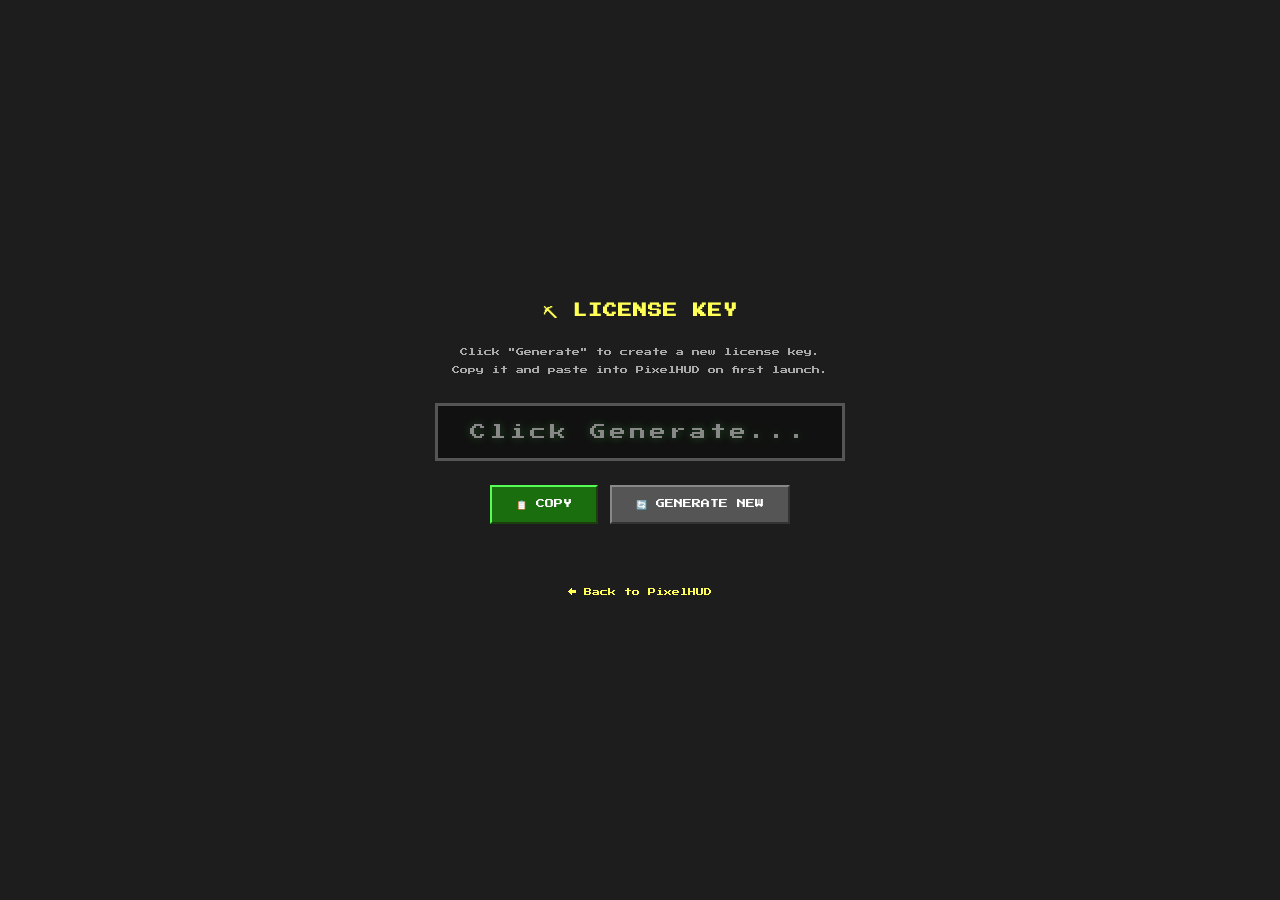
<file: keys.html>
<!DOCTYPE html>
<html lang="en">
<head>
  <meta charset="UTF-8" />
  <meta name="viewport" content="width=device-width, initial-scale=1.0" />
  <meta name="robots" content="noindex, nofollow" />
  <title>PixelHUD – Get License Key</title>
  <link href="https://fonts.googleapis.com/css2?family=Press+Start+2P&display=swap" rel="stylesheet" />
  <style>
    * { margin: 0; padding: 0; box-sizing: border-box; }
    body {
      background: #1D1D1D;
      color: #FFF;
      font-family: 'Press Start 2P', monospace;
      min-height: 100vh;
      display: flex;
      flex-direction: column;
      align-items: center;
      justify-content: center;
      padding: 32px;
      gap: 24px;
    }
    h1 { font-size: 14px; color: #FFFF55; letter-spacing: 1px; }
    p  { font-size: 8px; color: #AAA; text-align: center; line-height: 2.2; max-width: 500px; }
    .key-box {
      background: #111;
      border: 3px solid #55FF55;
      padding: 18px 32px;
      font-size: 16px;
      color: #55FF55;
      letter-spacing: 4px;
      text-align: center;
      min-width: 380px;
      text-shadow: 0 0 10px #55FF5544;
      user-select: all;
      cursor: text;
    }
    .key-box.loading { color: #888; border-color: #555; }
    .key-box.error   { color: #FF5555; border-color: #FF5555; font-size: 9px; letter-spacing: 1px; }
    button {
      background: #555;
      border: none;
      border-top: 2px solid #888;
      border-left: 2px solid #888;
      border-bottom: 2px solid #333;
      border-right: 2px solid #333;
      color: #FFF;
      font-family: 'Press Start 2P', monospace;
      font-size: 9px;
      padding: 12px 24px;
      cursor: pointer;
      transition: background 0.1s;
    }
    button:hover { background: #666; }
    button:active {
      border-top: 2px solid #333; border-left: 2px solid #333;
      border-bottom: 2px solid #888; border-right: 2px solid #888;
    }
    .btn-row { display: flex; gap: 12px; }
    .btn-copy { background: #1a6e0e; border-color: #55FF55 #1a3e0e #1a3e0e #55FF55; }
    .btn-copy:hover { background: #267c18; }
    .btn-new  { background: #555; }
    #status { font-size: 7px; color: #55FF55; min-height: 16px; }
    a { color: #FFFF55; text-decoration: none; font-size: 8px; }
    a:hover { text-decoration: underline; }
  </style>
</head>
<body>
  <h1>⛏ LICENSE KEY</h1>
  <p>Click "Generate" to create a new license key.<br>Copy it and paste into PixelHUD on first launch.</p>

  <div class="key-box loading" id="key-display">Click Generate...</div>

  <div class="btn-row">
    <button class="btn-copy" id="btn-copy" onclick="copyKey()">📋 COPY</button>
    <button class="btn-new" onclick="generateKey()">🔄 GENERATE NEW</button>
  </div>

  <div id="status"></div>
  <a href="/">← Back to PixelHUD</a>

<script>
const display = document.getElementById('key-display');
const status  = document.getElementById('status');
let currentKey = '';

async function generateKey() {
  display.className = 'key-box loading';
  display.textContent = 'Generating...';
  status.textContent = '';

  try {
    const res = await fetch('/api/generate-key', { method: 'POST' });
    const data = await res.json();

    if (!res.ok || !data.key) throw new Error(data.error || 'Failed');

    currentKey = data.key;
    display.className = 'key-box';
    display.textContent = data.key;
    status.textContent = 'Key created! Copy and paste into PixelHUD.';
  } catch (err) {
    display.className = 'key-box error';
    display.textContent = 'Failed to create key. Try again.';
    status.textContent = err.message || '';
  }
}

async function copyKey() {
  if (!currentKey) { generateKey(); return; }
  try {
    await navigator.clipboard.writeText(currentKey);
    status.textContent = 'Copied to clipboard!';
  } catch {
    status.textContent = 'Copy failed. Select the key manually.';
  }
}
</script>
</body>
</html>
</file>
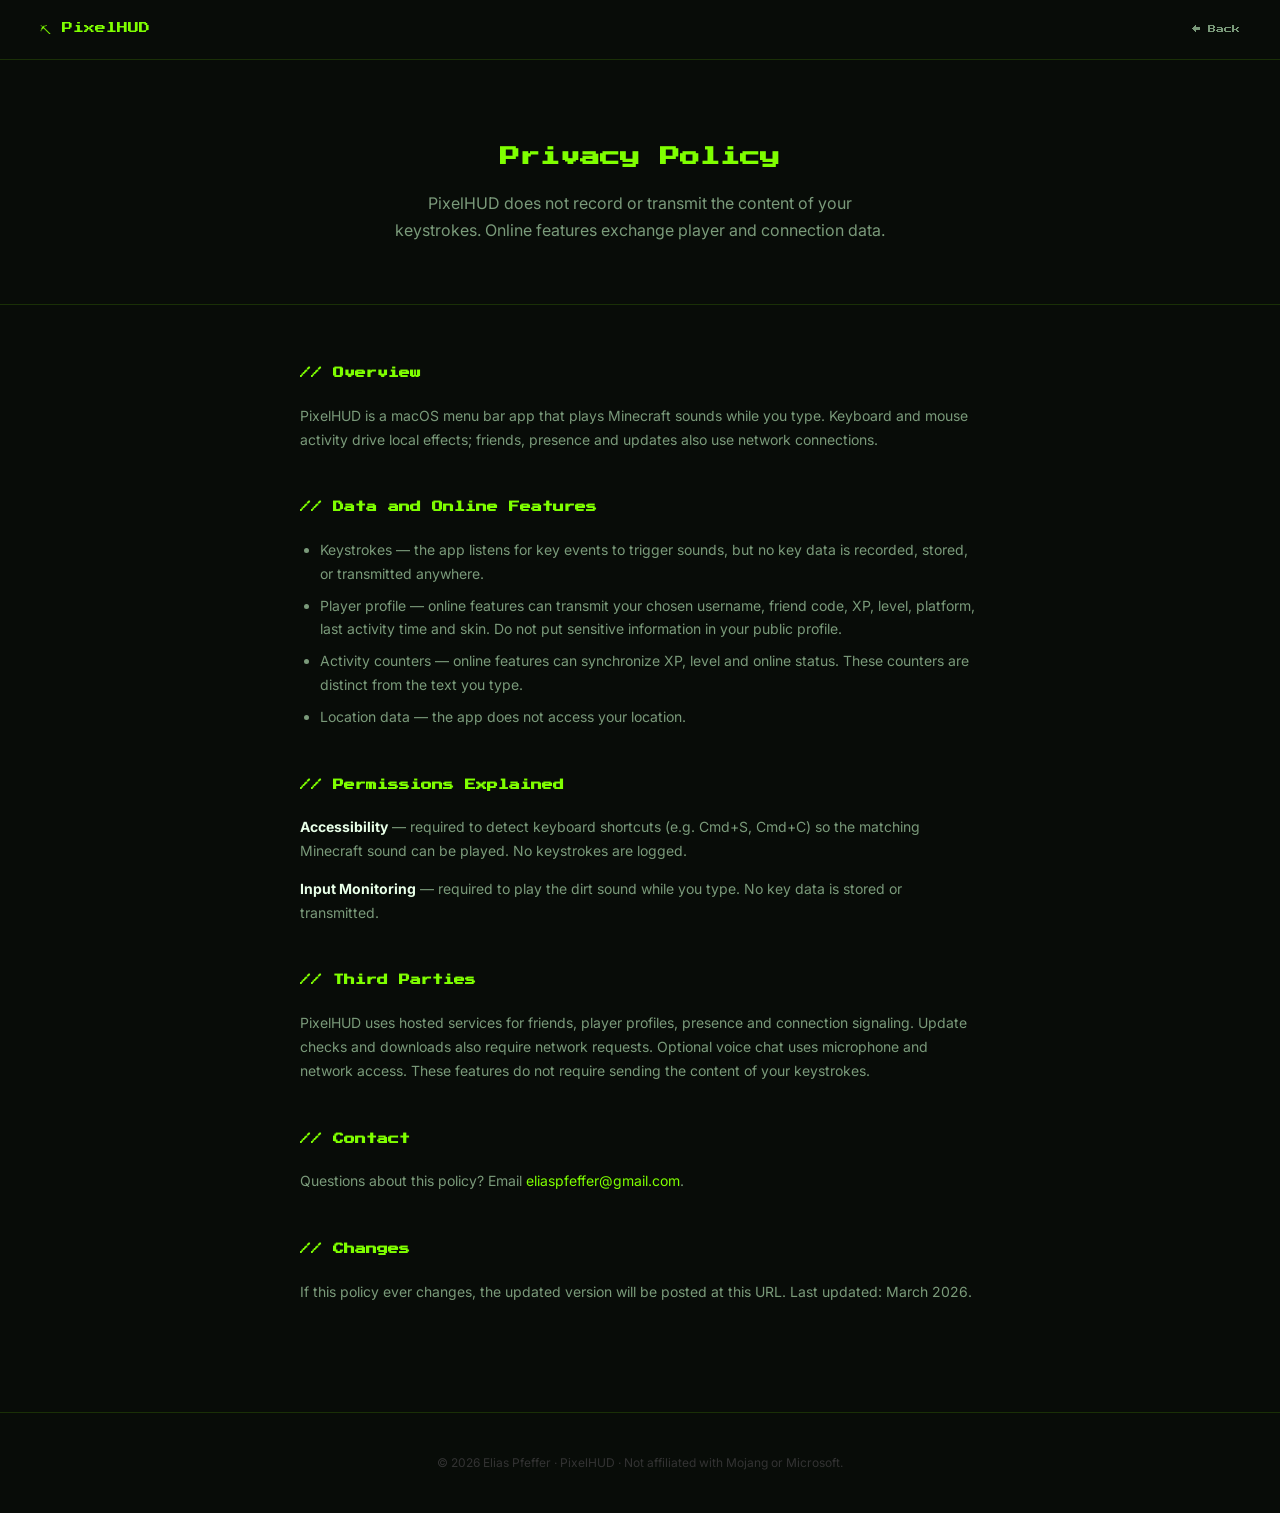
<file: privacy.html>
<!DOCTYPE html>
<html lang="en">
<head>
  <meta charset="UTF-8" />
  <meta name="viewport" content="width=device-width, initial-scale=1.0" />
  <meta name="description" content="PixelHUD privacy policy: how the macOS app handles keyboard and mouse activity locally without recording keystroke content." />
  <meta name="robots" content="index,follow" />
  <link rel="canonical" href="https://pixelhud.eliaspfeffer.de/privacy" />
  <title>PixelHUD Privacy Policy — Local by Design</title>
  <link rel="preconnect" href="https://fonts.googleapis.com" />
  <link href="https://fonts.googleapis.com/css2?family=Press+Start+2P&family=Inter:wght@400;500;600&display=swap" rel="stylesheet" />
  <link rel="icon" href="data:image/svg+xml,<svg xmlns='http://www.w3.org/2000/svg' viewBox='0 0 100 100'><text y='.9em' font-size='90'>⛏</text></svg>" />
  <style>
    *, *::before, *::after { box-sizing: border-box; margin: 0; padding: 0; }
    :root {
      --green: #7fff00;
      --bg: #080c08;
      --card: #0f160f;
      --border: rgba(127,255,0,0.15);
      --text: #e8ffe8;
      --dim: #7a9a7a;
      --pixel: 'Press Start 2P', monospace;
      --sans: 'Inter', sans-serif;
    }
    body { background: var(--bg); color: var(--text); font-family: var(--sans); line-height: 1.7; }
    a { color: var(--green); text-decoration: none; }
    a:hover { text-decoration: underline; }

    .nav {
      padding: 20px 40px;
      border-bottom: 1px solid var(--border);
      display: flex; align-items: center; justify-content: space-between;
    }
    .nav-logo { font-family: var(--pixel); font-size: 11px; color: var(--green); }
    .nav a { font-family: var(--pixel); font-size: 8px; color: var(--dim); }

    .hero {
      text-align: center;
      padding: 80px 40px 60px;
      border-bottom: 1px solid var(--border);
    }
    .hero h1 { font-family: var(--pixel); font-size: clamp(14px, 2vw, 20px); color: var(--green); margin-bottom: 16px; }
    .hero p { color: var(--dim); font-size: 16px; max-width: 500px; margin: 0 auto; }

    .content { max-width: 760px; margin: 0 auto; padding: 60px 40px; }

    .section { margin-bottom: 48px; }
    .section h2 { font-family: var(--pixel); font-size: 11px; color: var(--green); margin-bottom: 20px; }
    .section p { color: var(--dim); font-size: 14px; margin-bottom: 14px; }
    .section ul { color: var(--dim); font-size: 14px; padding-left: 20px; }
    .section ul li { margin-bottom: 8px; }

    .footer {
      text-align: center; padding: 40px;
      border-top: 1px solid var(--border);
      font-size: 12px; color: #333;
    }

    @media (max-width: 600px) {
      .nav { padding: 16px 20px; }
      .content { padding: 40px 20px; }
    }
  </style>
</head>
<body>

<nav class="nav">
  <span class="nav-logo">⛏ PixelHUD</span>
  <a href="/">← Back</a>
</nav>

<div class="hero">
  <h1>Privacy Policy</h1>
  <p>PixelHUD does not record or transmit the content of your keystrokes. Online features exchange player and connection data.</p>
</div>

<div class="content">

  <div class="section">
    <h2>// Overview</h2>
    <p>PixelHUD is a macOS menu bar app that plays Minecraft sounds while you type. Keyboard and mouse activity drive local effects; friends, presence and updates also use network connections.</p>
  </div>

  <div class="section">
    <h2>// Data and Online Features</h2>
    <ul>
      <li>Keystrokes — the app listens for key events to trigger sounds, but no key data is recorded, stored, or transmitted anywhere.</li>
      <li>Player profile — online features can transmit your chosen username, friend code, XP, level, platform, last activity time and skin. Do not put sensitive information in your public profile.</li>
      <li>Activity counters — online features can synchronize XP, level and online status. These counters are distinct from the text you type.</li>
      <li>Location data — the app does not access your location.</li>
    </ul>
  </div>

  <div class="section">
    <h2>// Permissions Explained</h2>
    <p><strong style="color: var(--text)">Accessibility</strong> — required to detect keyboard shortcuts (e.g. Cmd+S, Cmd+C) so the matching Minecraft sound can be played. No keystrokes are logged.</p>
    <p><strong style="color: var(--text)">Input Monitoring</strong> — required to play the dirt sound while you type. No key data is stored or transmitted.</p>
  </div>

  <div class="section">
    <h2>// Third Parties</h2>
    <p>PixelHUD uses hosted services for friends, player profiles, presence and connection signaling. Update checks and downloads also require network requests. Optional voice chat uses microphone and network access. These features do not require sending the content of your keystrokes.</p>
  </div>

  <div class="section">
    <h2>// Contact</h2>
    <p>Questions about this policy? Email <a href="mailto:eliaspfeffer@gmail.com">eliaspfeffer@gmail.com</a>.</p>
  </div>

  <div class="section">
    <h2>// Changes</h2>
    <p>If this policy ever changes, the updated version will be posted at this URL. Last updated: March 2026.</p>
  </div>

</div>

<div class="footer">
  © 2026 Elias Pfeffer · PixelHUD · Not affiliated with Mojang or Microsoft.
</div>

</body>
</html>
</file>
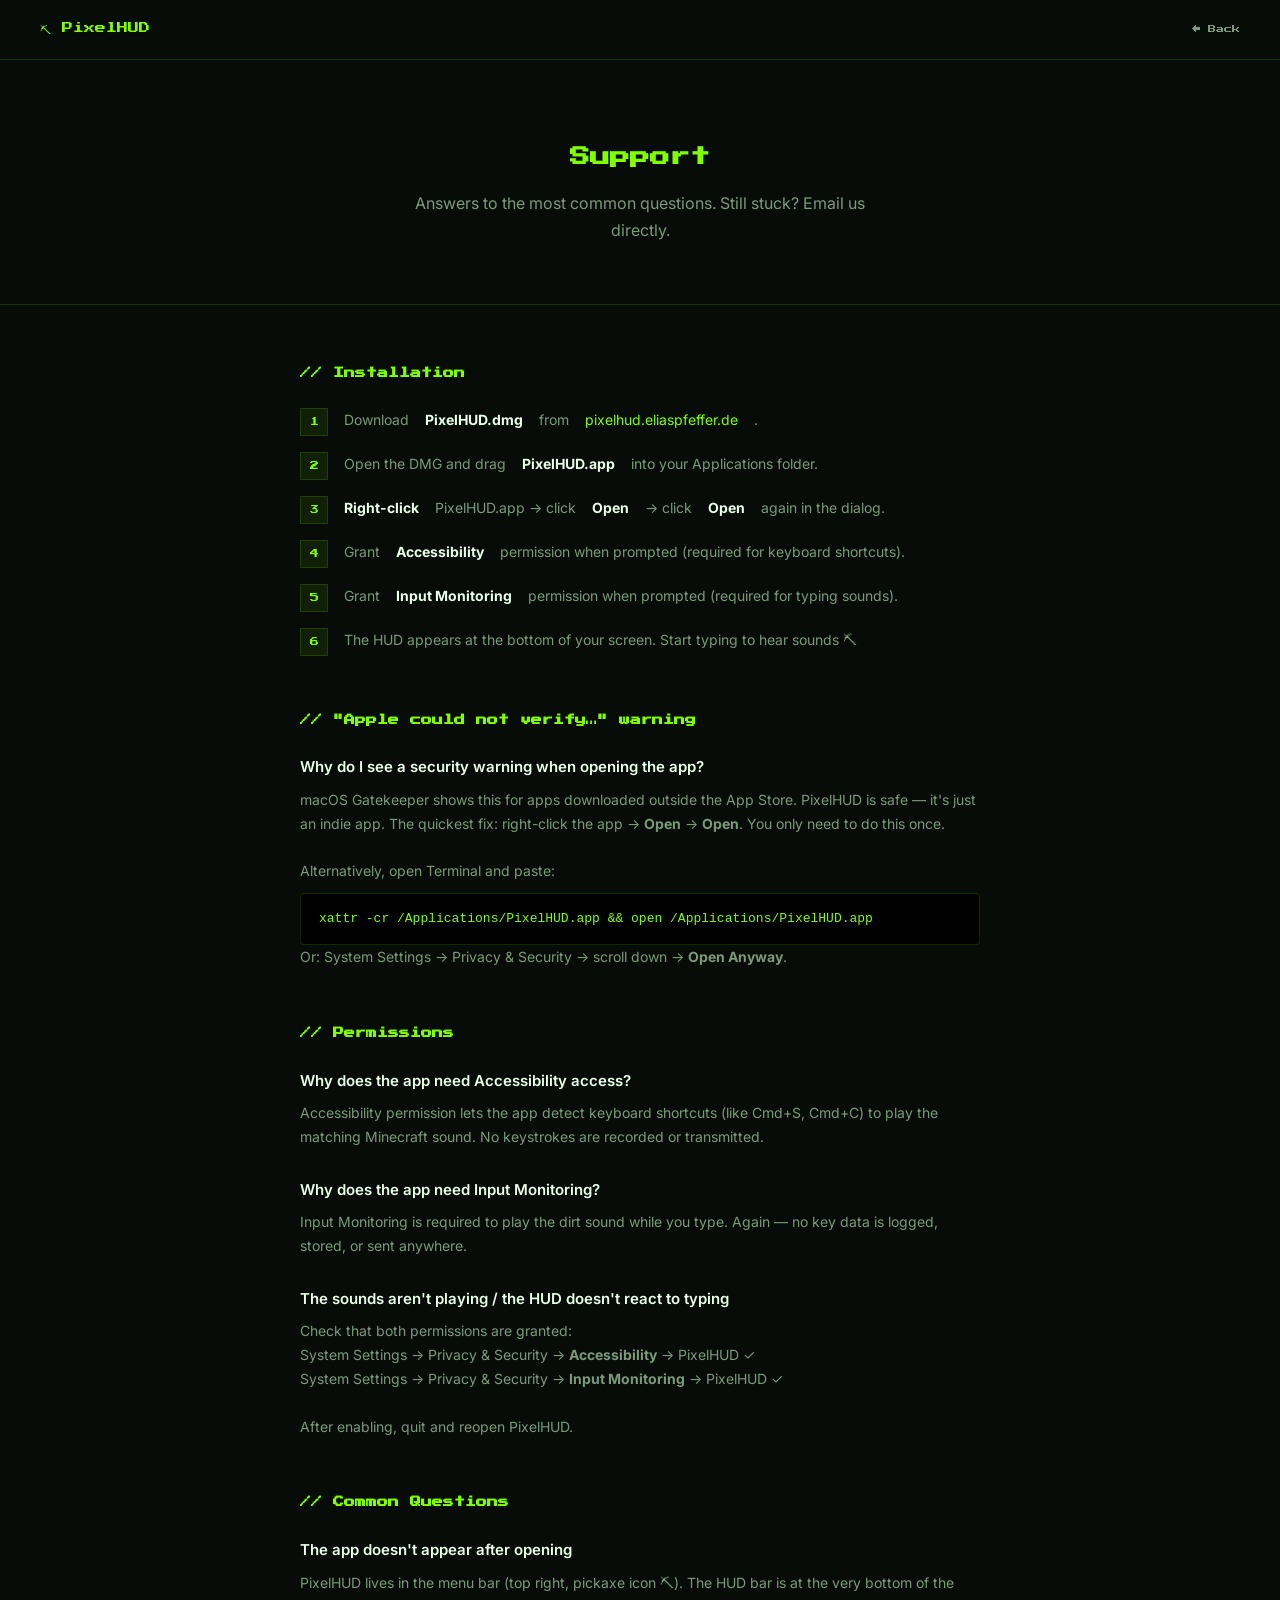
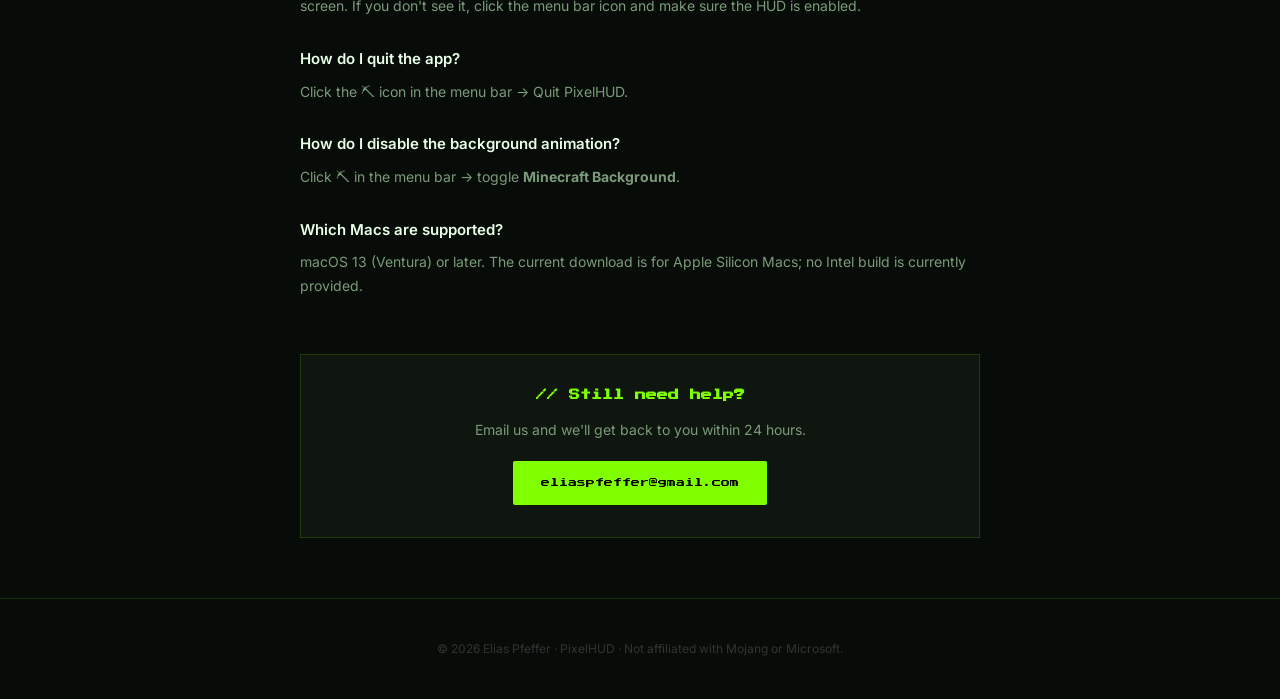
<file: support.html>
<!DOCTYPE html>
<html lang="en">
<head>
  <meta charset="UTF-8" />
  <meta name="viewport" content="width=device-width, initial-scale=1.0" />
  <meta name="description" content="PixelHUD support for installation, permissions, troubleshooting and using the free macOS desktop app." />
  <meta name="robots" content="index,follow" />
  <link rel="canonical" href="https://pixelhud.eliaspfeffer.de/support" />
  <title>PixelHUD Support — Installation &amp; Troubleshooting</title>
  <link rel="preconnect" href="https://fonts.googleapis.com" />
  <link href="https://fonts.googleapis.com/css2?family=Press+Start+2P&family=Inter:wght@400;500;600&display=swap" rel="stylesheet" />
  <link rel="icon" href="data:image/svg+xml,<svg xmlns='http://www.w3.org/2000/svg' viewBox='0 0 100 100'><text y='.9em' font-size='90'>⛏</text></svg>" />
  <style>
    *, *::before, *::after { box-sizing: border-box; margin: 0; padding: 0; }
    :root {
      --green: #7fff00;
      --green-glow: rgba(127,255,0,0.3);
      --bg: #080c08;
      --card: #0f160f;
      --border: rgba(127,255,0,0.15);
      --text: #e8ffe8;
      --dim: #7a9a7a;
      --pixel: 'Press Start 2P', monospace;
      --sans: 'Inter', sans-serif;
    }
    body { background: var(--bg); color: var(--text); font-family: var(--sans); line-height: 1.7; }
    a { color: var(--green); text-decoration: none; }
    a:hover { text-decoration: underline; }

    .nav {
      padding: 20px 40px;
      border-bottom: 1px solid var(--border);
      display: flex; align-items: center; justify-content: space-between;
    }
    .nav-logo { font-family: var(--pixel); font-size: 11px; color: var(--green); }
    .nav a { font-family: var(--pixel); font-size: 8px; color: var(--dim); }

    .hero {
      text-align: center;
      padding: 80px 40px 60px;
      border-bottom: 1px solid var(--border);
    }
    .hero h1 { font-family: var(--pixel); font-size: clamp(14px, 2vw, 20px); color: var(--green); margin-bottom: 16px; }
    .hero p { color: var(--dim); font-size: 16px; max-width: 500px; margin: 0 auto; }

    .content { max-width: 760px; margin: 0 auto; padding: 60px 40px; }

    .section { margin-bottom: 56px; }
    .section h2 { font-family: var(--pixel); font-size: 11px; color: var(--green); margin-bottom: 24px; }

    .faq-item { margin-bottom: 28px; }
    .faq-q { font-weight: 600; color: var(--text); margin-bottom: 8px; font-size: 15px; }
    .faq-a { color: var(--dim); font-size: 14px; }

    .code-block {
      background: #000;
      border: 1px solid var(--border);
      border-radius: 4px;
      padding: 14px 18px;
      font-family: 'SF Mono', 'Fira Code', monospace;
      font-size: 13px;
      color: var(--green);
      margin-top: 10px;
      user-select: all;
      overflow-x: auto;
    }

    .step-list { list-style: none; counter-reset: steps; }
    .step-list li {
      counter-increment: steps;
      display: flex; gap: 16px;
      margin-bottom: 16px; font-size: 14px; color: var(--dim);
    }
    .step-list li::before {
      content: counter(steps);
      font-family: var(--pixel); font-size: 9px;
      color: var(--green); background: rgba(127,255,0,0.08);
      border: 1px solid var(--border);
      min-width: 28px; height: 28px;
      display: flex; align-items: center; justify-content: center;
      flex-shrink: 0;
    }
    .step-list li strong { color: var(--text); }

    .contact-card {
      background: var(--card);
      border: 1px solid var(--border);
      padding: 32px;
      text-align: center;
    }
    .contact-card h2 { font-family: var(--pixel); font-size: 11px; color: var(--green); margin-bottom: 12px; }
    .contact-card p { color: var(--dim); font-size: 14px; margin-bottom: 20px; }
    .contact-card a.btn {
      display: inline-block;
      background: var(--green); color: #000;
      font-family: var(--pixel); font-size: 9px;
      padding: 14px 28px; border-radius: 2px;
    }

    .footer {
      text-align: center; padding: 40px;
      border-top: 1px solid var(--border);
      font-size: 12px; color: #333;
    }

    @media (max-width: 600px) {
      .nav { padding: 16px 20px; }
      .content { padding: 40px 20px; }
    }
  </style>
</head>
<body>

<nav class="nav">
  <span class="nav-logo">⛏ PixelHUD</span>
  <a href="/">← Back</a>
</nav>

<div class="hero">
  <h1>Support</h1>
  <p>Answers to the most common questions. Still stuck? Email us directly.</p>
</div>

<div class="content">

  <!-- Installation -->
  <div class="section">
    <h2>// Installation</h2>
    <ol class="step-list">
      <li>Download <strong>PixelHUD.dmg</strong> from <a href="/">pixelhud.eliaspfeffer.de</a>.</li>
      <li>Open the DMG and drag <strong>PixelHUD.app</strong> into your Applications folder.</li>
      <li><strong>Right-click</strong> PixelHUD.app → click <strong>Open</strong> → click <strong>Open</strong> again in the dialog.</li>
      <li>Grant <strong>Accessibility</strong> permission when prompted (required for keyboard shortcuts).</li>
      <li>Grant <strong>Input Monitoring</strong> permission when prompted (required for typing sounds).</li>
      <li>The HUD appears at the bottom of your screen. Start typing to hear sounds ⛏</li>
    </ol>
  </div>

  <!-- Gatekeeper -->
  <div class="section">
    <h2>// "Apple could not verify…" warning</h2>
    <div class="faq-item">
      <div class="faq-q">Why do I see a security warning when opening the app?</div>
      <div class="faq-a">
        macOS Gatekeeper shows this for apps downloaded outside the App Store. PixelHUD is safe — it's just an indie app.
        The quickest fix: right-click the app → <strong>Open</strong> → <strong>Open</strong>. You only need to do this once.<br/><br/>
        Alternatively, open Terminal and paste:
        <div class="code-block">xattr -cr /Applications/PixelHUD.app && open /Applications/PixelHUD.app</div>
        Or: System Settings → Privacy &amp; Security → scroll down → <strong>Open Anyway</strong>.
      </div>
    </div>
  </div>

  <!-- Permissions -->
  <div class="section">
    <h2>// Permissions</h2>
    <div class="faq-item">
      <div class="faq-q">Why does the app need Accessibility access?</div>
      <div class="faq-a">Accessibility permission lets the app detect keyboard shortcuts (like Cmd+S, Cmd+C) to play the matching Minecraft sound. No keystrokes are recorded or transmitted.</div>
    </div>
    <div class="faq-item">
      <div class="faq-q">Why does the app need Input Monitoring?</div>
      <div class="faq-a">Input Monitoring is required to play the dirt sound while you type. Again — no key data is logged, stored, or sent anywhere.</div>
    </div>
    <div class="faq-item">
      <div class="faq-q">The sounds aren't playing / the HUD doesn't react to typing</div>
      <div class="faq-a">
        Check that both permissions are granted:<br/>
        System Settings → Privacy &amp; Security → <strong>Accessibility</strong> → PixelHUD ✓<br/>
        System Settings → Privacy &amp; Security → <strong>Input Monitoring</strong> → PixelHUD ✓<br/><br/>
        After enabling, quit and reopen PixelHUD.
      </div>
    </div>
  </div>

  <!-- FAQ -->
  <div class="section">
    <h2>// Common Questions</h2>
    <div class="faq-item">
      <div class="faq-q">The app doesn't appear after opening</div>
      <div class="faq-a">PixelHUD lives in the menu bar (top right, pickaxe icon ⛏). The HUD bar is at the very bottom of the screen. If you don't see it, click the menu bar icon and make sure the HUD is enabled.</div>
    </div>
    <div class="faq-item">
      <div class="faq-q">How do I quit the app?</div>
      <div class="faq-a">Click the ⛏ icon in the menu bar → Quit PixelHUD.</div>
    </div>
    <div class="faq-item">
      <div class="faq-q">How do I disable the background animation?</div>
      <div class="faq-a">Click ⛏ in the menu bar → toggle <strong>Minecraft Background</strong>.</div>
    </div>
    <div class="faq-item">
      <div class="faq-q">Which Macs are supported?</div>
      <div class="faq-a">macOS 13 (Ventura) or later. The current download is for Apple Silicon Macs; no Intel build is currently provided.</div>
    </div>
  </div>

  <!-- Contact -->
  <div class="contact-card">
    <h2>// Still need help?</h2>
    <p>Email us and we'll get back to you within 24 hours.</p>
    <a class="btn" href="mailto:eliaspfeffer@gmail.com">eliaspfeffer@gmail.com</a>
  </div>

</div>

<div class="footer">
  © 2026 Elias Pfeffer · PixelHUD · Not affiliated with Mojang or Microsoft.
</div>

</body>
</html>
</file>
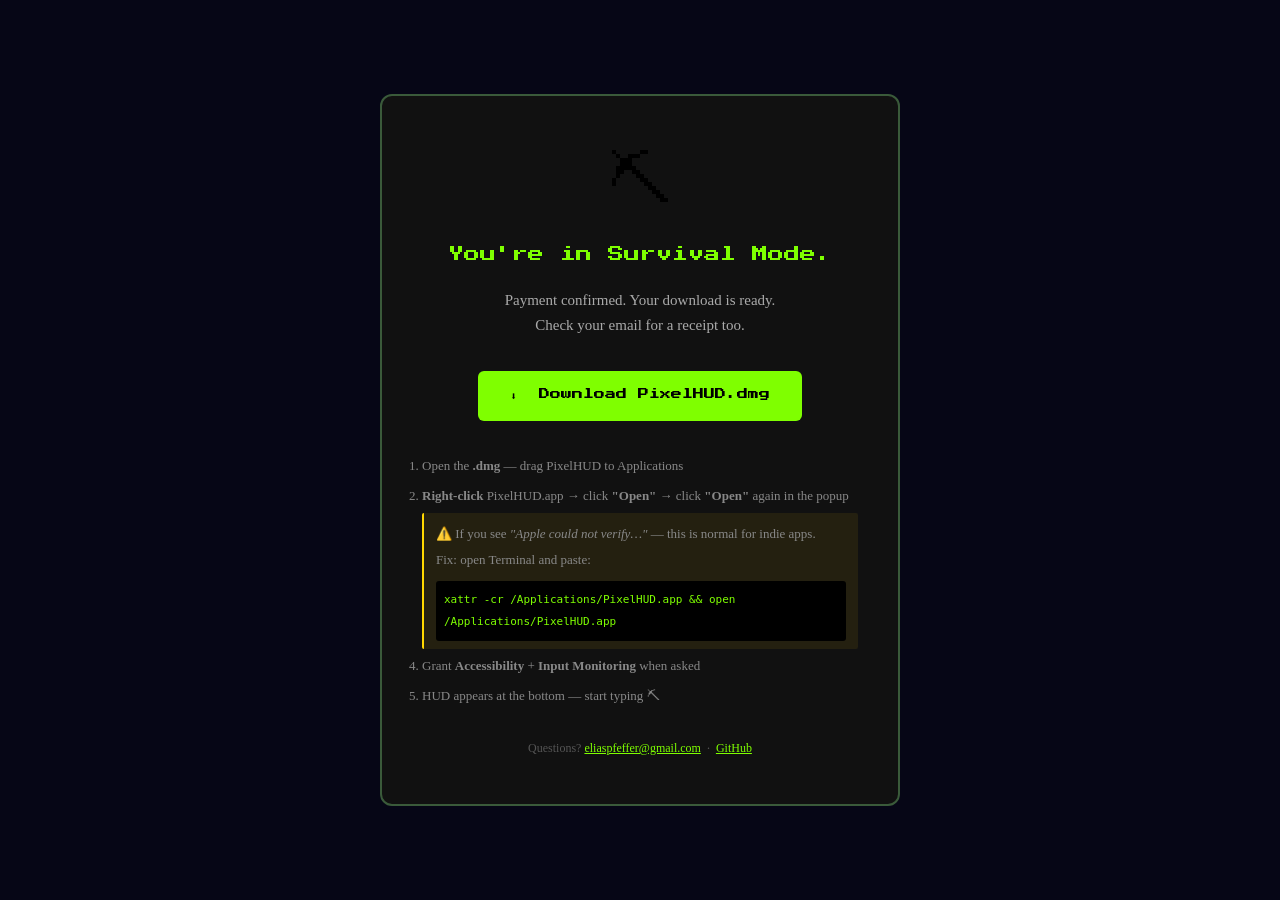
<file: thank-you.html>
<!DOCTYPE html>
<html lang="en">
<head>
  <meta charset="UTF-8" />
  <meta name="viewport" content="width=device-width, initial-scale=1.0" />
  <meta name="robots" content="noindex, nofollow" />
  <title>Thanks! — PixelHUD</title>
  <link href="https://fonts.googleapis.com/css2?family=Press+Start+2P&family=Inter:wght@400;600&display=swap" rel="stylesheet" />
  <link rel="stylesheet" href="styles.css" />
  <style>
    body { display:flex; align-items:center; justify-content:center; min-height:100vh; margin:0; }
    .ty-box {
      max-width: 520px;
      background: #111;
      border: 2px solid #3a5a3a;
      border-radius: 12px;
      padding: 48px 40px;
      text-align: center;
    }
    .ty-icon { font-size: 64px; margin-bottom: 24px; display:block; }
    .ty-title { font-family:'Press Start 2P',monospace; font-size:16px; color:#7fff00; margin-bottom:20px; line-height:1.6; }
    .ty-sub { color:#aaa; font-size:15px; line-height:1.7; margin-bottom:32px; }
    .btn-download-big {
      display:inline-block;
      background:#7fff00;
      color:#000;
      font-family:'Press Start 2P',monospace;
      font-size:11px;
      padding:18px 32px;
      border-radius:6px;
      text-decoration:none;
      border:none;
      cursor:pointer;
      transition:opacity .15s;
    }
    .btn-download-big:hover { opacity:.85; }
    .ty-steps { margin-top:32px; text-align:left; color:#888; font-size:13px; line-height:2; }
    .ty-steps li { margin-bottom:4px; }
    .ty-footer { margin-top:32px; font-size:12px; color:#555; }
  </style>
</head>
<body>
<div class="ty-box">
  <span class="ty-icon">⛏</span>
  <div class="ty-title">You're in Survival Mode.</div>
  <p class="ty-sub">Payment confirmed. Your download is ready.<br/>Check your email for a receipt too.</p>

  <a href="https://github.com/eliaspfeffer/PixelHUD/releases/latest/download/PixelHUD.dmg"
     class="btn-download-big">
    ⬇ &nbsp;Download PixelHUD.dmg
  </a>

  <ol class="ty-steps">
    <li>Open the <strong>.dmg</strong> — drag PixelHUD to Applications</li>
    <li><strong>Right-click</strong> PixelHUD.app → click <strong>"Open"</strong> → click <strong>"Open"</strong> again in the popup</li>
    <li style="background:rgba(255,200,0,0.08);border-left:2px solid #ffd700;padding:8px 12px;margin:4px 0;list-style:none;border-radius:2px">
      ⚠️ If you see <em>"Apple could not verify…"</em> — this is normal for indie apps.<br/>
      Fix: open Terminal and paste:<br/>
      <code style="display:block;margin-top:8px;background:#000;padding:8px;color:#7fff00;font-size:11px;border-radius:3px;user-select:all">xattr -cr /Applications/PixelHUD.app && open /Applications/PixelHUD.app</code>
    </li>
    <li>Grant <strong>Accessibility</strong> + <strong>Input Monitoring</strong> when asked</li>
    <li>HUD appears at the bottom — start typing ⛏</li>
  </ol>

  <div class="ty-footer">
    Questions? <a href="mailto:eliaspfeffer@gmail.com" style="color:#7fff00;">eliaspfeffer@gmail.com</a>
    &nbsp;·&nbsp;
    <a href="https://github.com/eliaspfeffer/PixelHUD" style="color:#7fff00;">GitHub</a>
  </div>
</div>
</body>
</html>
</file>
<file: styles.css>
@import url('https://fonts.googleapis.com/css2?family=Press+Start+2P&display=swap');

*, *::before, *::after { box-sizing: border-box; margin: 0; padding: 0; }

:root {
  --dock-height: 0px;
  --green: #7fff00;
  --green-glow: rgba(127,255,0,0.35);
  --red: #ff3333;
  --gold: #ffd700;
  --pixel: 'Press Start 2P', monospace;
}

html, body {
  width: 100%; height: 100%;
  overflow: hidden;
  background: #060616;
}

/* ─── CANVAS ─── */
#bg {
  position: fixed; inset: 0;
  width: 100vw; height: 100vh;
  image-rendering: pixelated;
  z-index: 0;
}

/* ─── MOB LAYER ─── */
.mob-layer {
  position: fixed; inset: 0;
  pointer-events: none;
  z-index: 2;
}

/* ─── MENU BAR ─── */
.menubar {
  position: fixed; top: 0; left: 0; right: 0;
  height: 26px;
  background: rgba(0,0,0,0.62);
  backdrop-filter: blur(24px);
  -webkit-backdrop-filter: blur(24px);
  display: flex; align-items: center; justify-content: space-between;
  padding: 0 16px;
  z-index: 20;
  border-bottom: 1px solid rgba(255,255,255,0.06);
}
.menubar-left  { display: flex; align-items: center; gap: 22px; }
.menubar-logo  { font-family: var(--pixel); font-size: 9px; color: var(--green); letter-spacing: 1px; }
.menubar-item  { font-family: var(--pixel); font-size: 8px; color: rgba(255,255,255,0.65); cursor: default; }
.menubar-right { display: flex; align-items: center; gap: 16px; }
.menubar-battery { font-family: var(--pixel); font-size: 8px; color: var(--green); }
.menubar-time  { font-family: var(--pixel); font-size: 8px; color: rgba(255,255,255,0.8); }

/* ─── KILL FEED ─── */
.killfeed {
  position: fixed; top: 38px; right: 16px;
  display: flex; flex-direction: column; gap: 4px;
  z-index: 10; pointer-events: none;
}
.kf-item {
  background: rgba(0,0,0,0.72);
  border-left: 2px solid #ff3333;
  padding: 4px 10px;
  font-family: var(--pixel); font-size: 7px;
  color: #ddd; white-space: nowrap;
}

/* ─── SOUND HINT ─── */
.sound-hint {
  position: fixed; bottom: 84px; left: 50%;
  transform: translateX(-50%);
  font-family: var(--pixel); font-size: 7px;
  color: rgba(255,255,255,0.45);
  z-index: 20; pointer-events: none;
  white-space: nowrap;
  animation: hint-fade 4s 1.5s ease-out forwards;
}
@keyframes hint-fade { 0%{opacity:1} 100%{opacity:0} }

/* ─── CENTER CARD ─── */
.center-card {
  position: fixed; top: 50%; left: 50%;
  transform: translate(-50%, -50%);
  z-index: 10;
  background: rgba(0,0,0,0.80);
  border: 2px solid rgba(127,255,0,0.55);
  padding: 44px 52px 38px;
  text-align: center;
  backdrop-filter: blur(14px);
  -webkit-backdrop-filter: blur(14px);
  box-shadow:
    0 0 0 4px rgba(0,0,0,0.4),
    0 0 80px rgba(0,0,0,0.7),
    0 0 40px rgba(127,255,0,0.08);
  min-width: 300px;
  max-width: 88vw;
  max-height: calc(100dvh - 80px);
  overflow-y: auto;
  -webkit-overflow-scrolling: touch;
}
.cc-badge {
  font-family: var(--pixel); font-size: 7px;
  color: rgba(127,255,0,0.55);
  margin-bottom: 16px; letter-spacing: 1px;
}
.cc-title {
  font-family: var(--pixel); font-size: clamp(20px, 4.5vw, 38px);
  color: #fff;
  text-shadow: 0 0 40px rgba(127,255,0,0.5), 2px 2px 0 rgba(0,0,0,0.9);
  margin-bottom: 10px; letter-spacing: 3px;
  line-height: 1.4;
}
.cc-sub {
  font-family: var(--pixel); font-size: clamp(8px, 1.4vw, 11px);
  color: rgba(255,255,255,0.55); line-height: 2.2;
  margin-bottom: 22px;
}
.trial-badge {
  font-family: var(--pixel); font-size: 7px;
  color: var(--gold);
  border: 1px solid var(--gold);
  padding: 6px 12px;
  text-align: center;
  margin-bottom: 10px;
  letter-spacing: 0.5px;
  background: rgba(255,215,0,0.06);
}
.trial-sub {
  font-family: var(--pixel); font-size: 6px;
  color: rgba(255,255,255,0.35);
  text-align: center;
  margin-top: 4px;
  margin-bottom: 18px;
  line-height: 2;
}

.btn-buy {
  display: block; width: 100%;
  background: var(--green); color: #000;
  font-family: var(--pixel); font-size: clamp(8px, 1.2vw, 11px);
  padding: 18px 28px;
  border: none; cursor: pointer;
  transition: box-shadow .2s, transform .1s;
  box-shadow: 0 0 30px var(--green-glow);
  margin-bottom: 8px;
  position: relative; overflow: hidden;
}
.btn-buy::after {
  content: ''; position: absolute; inset: 0;
  background: linear-gradient(90deg, transparent, rgba(255,255,255,0.18), transparent);
  transform: translateX(-100%); transition: transform .5s;
}
.btn-buy:hover::after { transform: translateX(100%); }
.btn-buy:hover { box-shadow: 0 0 50px var(--green-glow); transform: translateY(-2px); }
.btn-buy:active { transform: translateY(0); }

.cc-features {
  display: flex; flex-wrap: wrap; justify-content: center; gap: 8px;
  margin-bottom: 16px;
}
.cc-features span {
  font-family: var(--pixel); font-size: 7px;
  color: rgba(255,255,255,0.4);
  padding: 4px 8px;
  border: 1px solid rgba(127,255,0,0.12);
}
.cc-note {
  font-family: var(--pixel); font-size: 6px;
  color: rgba(255,255,255,0.22); line-height: 2;
}

/* ─── WINDOWS CTA ─── */
.btn-buy-win {
  display: block; width: 100%;
  background: #64b4ff; color: #000;
  font-family: var(--pixel); font-size: clamp(8px, 1.2vw, 11px);
  padding: 18px 28px;
  border: none; cursor: pointer;
  transition: box-shadow .2s, transform .1s;
  box-shadow: 0 0 30px rgba(100,180,255,0.4);
  margin-bottom: 10px;
  text-decoration: none;
  text-align: center;
}
.btn-buy-win:hover { box-shadow: 0 0 50px rgba(100,180,255,0.6); transform: translateY(-2px); }
.cc-win-sub {
  font-family: var(--pixel); font-size: 7px;
  color: rgba(255,255,255,0.28); text-align: center;
  margin-bottom: 10px;
}

/* ─── SOCIAL PROOF ─── */
.cc-social-proof {
  font-family: var(--pixel); font-size: 8px;
  color: var(--gold);
  margin-bottom: 18px;
  text-align: center;
  text-shadow: 0 0 12px rgba(255,215,0,0.4);
}

/* ─── DEMO VIDEO ─── */
.cc-demo-video {
  margin-bottom: 18px;
}
.demo-label {
  font-family: var(--pixel); font-size: 8px;
  color: var(--gold); margin-bottom: 10px;
  text-align: center;
}
.demo-placeholder {
  border: 1px solid rgba(127,255,0,0.2);
  background: rgba(0,0,0,0.35);
  overflow: hidden;
}
.demo-coming-soon {
  padding: 28px 16px;
  text-align: center;
  display: flex; flex-direction: column; align-items: center; gap: 8px;
}
.demo-icon { font-size: 24px; }
.demo-text {
  font-family: var(--pixel); font-size: 7px;
  color: rgba(255,255,255,0.35);
}

/* ─── FAQ ─── */
.cc-faq {
  margin-top: 20px;
  text-align: left;
}
.faq-title {
  font-family: var(--pixel); font-size: 9px;
  color: var(--green);
  margin-bottom: 10px;
  text-align: center;
  letter-spacing: 2px;
  text-shadow: 0 0 12px var(--green-glow);
}
.faq-item {
  border: 1px solid rgba(127,255,0,0.15);
  background: rgba(0,0,0,0.28);
  margin-bottom: 3px;
}
.faq-item[open] {
  border-color: rgba(127,255,0,0.35);
}
.faq-q {
  font-family: var(--pixel); font-size: 7px;
  color: rgba(255,255,255,0.75);
  padding: 10px 12px;
  cursor: pointer;
  list-style: none;
  display: flex; justify-content: space-between; align-items: center;
  line-height: 1.6;
  gap: 10px;
  user-select: none;
}
.faq-q::-webkit-details-marker { display: none; }
.faq-q::marker { display: none; }
.faq-q::after {
  content: '+';
  font-family: var(--pixel); font-size: 10px;
  color: var(--green); flex-shrink: 0;
}
.faq-item[open] .faq-q::after { content: '−'; }
.faq-q:hover { color: #fff; background: rgba(127,255,0,0.05); }
.faq-a {
  font-family: var(--pixel); font-size: 6.5px;
  color: rgba(255,255,255,0.5);
  padding: 8px 12px 10px;
  line-height: 2;
  border-top: 1px solid rgba(127,255,0,0.1);
}

/* ─── TESTIMONIALS ─── */
.cc-testimonials {
  margin-top: 18px;
  display: flex; flex-direction: column; gap: 10px;
  text-align: left;
}
.testimonial {
  border: 1px solid rgba(127,255,0,0.12);
  background: rgba(0,0,0,0.28);
  padding: 12px 14px;
}
.t-stars {
  font-size: 10px; color: var(--gold);
  margin-bottom: 6px; letter-spacing: 2px;
}
.t-body {
  font-family: var(--pixel); font-size: 6.5px;
  color: rgba(255,255,255,0.6); line-height: 2.0;
  margin-bottom: 6px;
}
.t-author {
  font-family: var(--pixel); font-size: 6px;
  color: rgba(127,255,0,0.45);
}

/* ─── FRIEND SHARE ─── */
/* ─── REFERRAL CALLOUT (near download CTA) ─── */
.cc-referral-callout {
  margin: 12px 0 4px;
  padding: 10px 14px;
  background: rgba(85,255,255,0.07);
  border: 1px solid rgba(85,255,255,0.3);
  font-family: var(--pixel); font-size: 7px;
  color: rgba(255,255,255,0.65);
  line-height: 1.6;
}
.cc-referral-callout strong {
  color: #55FFFF;
}
.referral-scroll-link {
  display: inline-block; margin-left: 6px;
  color: #55FFFF; text-decoration: underline; cursor: pointer;
}

.cc-friend-share {
  margin-bottom: 20px;
  border: 1px solid rgba(85,255,255,0.25);
  padding: 14px 16px;
  background: rgba(85,255,255,0.04);
}
.friend-label {
  font-family: var(--pixel); font-size: 8px;
  color: #55FFFF; margin-bottom: 8px;
}
.friend-desc {
  font-family: var(--pixel); font-size: 7px;
  color: rgba(255,255,255,0.5); margin-bottom: 10px; line-height: 1.7;
}
.friend-row {
  display: flex; gap: 8px; margin-bottom: 10px;
}
.friend-link-input {
  flex: 1; background: rgba(0,0,0,0.5);
  border: 1px solid rgba(127,255,0,0.25);
  color: rgba(255,255,255,0.7);
  font-family: var(--pixel); font-size: 7px;
  padding: 7px 10px; outline: none;
}
.btn-copy {
  font-family: var(--pixel); font-size: 7px;
  background: rgba(127,255,0,0.15); color: var(--green);
  border: 1px solid var(--green); padding: 7px 12px;
  cursor: pointer; transition: background .15s;
  white-space: nowrap;
}
.btn-copy:hover { background: rgba(127,255,0,0.3); }
.btn-copy.copied { color: var(--gold); border-color: var(--gold); }

/* ─── EMAIL CAPTURE ─── */
.cc-email-capture {
  margin-top: 16px;
  border: 1px solid rgba(127,255,0,0.2);
  padding: 14px 16px;
  background: rgba(0,0,0,0.35);
}
.email-label {
  font-family: var(--pixel); font-size: 7px;
  color: rgba(255,255,255,0.55); margin-bottom: 10px;
  line-height: 1.8;
}
.email-row {
  display: flex; gap: 8px;
}
.email-input {
  flex: 1; background: rgba(0,0,0,0.5);
  border: 1px solid rgba(127,255,0,0.25);
  color: rgba(255,255,255,0.85);
  font-family: var(--pixel); font-size: 7px;
  padding: 8px 10px; outline: none;
}
.email-input:focus { border-color: rgba(127,255,0,0.6); }
.btn-notify {
  font-family: var(--pixel); font-size: 7px;
  background: rgba(127,255,0,0.15); color: var(--green);
  border: 1px solid var(--green); padding: 8px 12px;
  cursor: pointer; transition: background .15s;
  white-space: nowrap;
}
.btn-notify:hover { background: rgba(127,255,0,0.3); }
.btn-notify:disabled { opacity: 0.6; cursor: default; }
.email-status {
  font-family: var(--pixel); font-size: 7px;
  margin-top: 8px; line-height: 1.8;
}
.email-status-ok  { color: var(--green); }
.email-status-err { color: var(--red); }
.btn-free-dl {
  display: block; text-align: center;
  font-family: var(--pixel); font-size: 8px;
  color: rgba(255,255,255,0.5);
  text-decoration: none; padding: 6px;
  border: 1px solid rgba(255,255,255,0.1);
  transition: color .15s, border-color .15s;
}
.btn-free-dl:hover { color: var(--green); border-color: rgba(127,255,0,0.3); }
.btn-windows { color: rgba(100,180,255,0.6); border-color: rgba(100,180,255,0.15); margin-top: 6px; }
.btn-windows:hover { color: #64b4ff; border-color: rgba(100,180,255,0.4); }

/* ─── HUD OVERLAY ─── */
.hud-overlay {
  position: fixed; bottom: var(--dock-height); left: 0; right: 0;
  z-index: 15;
  padding: 7px 20px 10px;
  background: rgba(0,0,0,0.52);
  backdrop-filter: blur(4px);
  -webkit-backdrop-filter: blur(4px);
  border-top: 1px solid rgba(127,255,0,0.12);
}
.hud-row {
  display: flex; justify-content: space-between;
  margin-bottom: 5px; align-items: center; position: relative;
}

/* ─── PIXEL-ART HEARTS ─── */
.hearts { display: flex; gap: 3px; align-items: center; }
.h {
  display: inline-block;
  width: 22px; height: 22px;
  image-rendering: pixelated;
  image-rendering: crisp-edges;
  flex-shrink: 0;
}
/* Full heart — bright red pixel heart shape via box-shadow mosaic */
.h.on {
  /* 9×9 pixel heart rendered at 2px/pixel = 18×18px */
  /* Using background gradient to draw pixel pattern */
  background:
    /* row 1: cols 2-3, 6-7 (0-indexed) */
    /* We use a single color fill + clip via drop-shadow trick */
    transparent;
  position: relative;
}
.h.on::before, .h.half::before, .h.off::before {
  content: '';
  display: block;
  width: 22px; height: 22px;
  image-rendering: pixelated;
}

/* Use SVG data URLs for crisp Minecraft-style pixel hearts */
.h.on::before {
  background-image: url("data:image/svg+xml,%3Csvg xmlns='http://www.w3.org/2000/svg' width='9' height='9'%3E%3Crect x='1' y='0' width='2' height='1' fill='%23ff4444'/%3E%3Crect x='5' y='0' width='2' height='1' fill='%23ff4444'/%3E%3Crect x='0' y='1' width='4' height='2' fill='%23ff4444'/%3E%3Crect x='5' y='1' width='4' height='2' fill='%23ff4444'/%3E%3Crect x='0' y='3' width='9' height='2' fill='%23ff4444'/%3E%3Crect x='1' y='5' width='7' height='2' fill='%23ff4444'/%3E%3Crect x='2' y='7' width='5' height='1' fill='%23ff4444'/%3E%3Crect x='3' y='8' width='3' height='1' fill='%23ff4444'/%3E%3C!-- dark shading --%3E%3Crect x='1' y='0' width='1' height='1' fill='%23aa1111'/%3E%3Crect x='5' y='0' width='1' height='1' fill='%23aa1111'/%3E%3Crect x='0' y='1' width='1' height='2' fill='%23aa1111'/%3E%3Crect x='5' y='1' width='1' height='2' fill='%23aa1111'/%3E%3C!-- highlight --%3E%3Crect x='2' y='1' width='2' height='1' fill='%23ff8888'/%3E%3Crect x='6' y='1' width='2' height='1' fill='%23ff8888'/%3E%3C/svg%3E");
  background-size: 100% 100%;
  filter: drop-shadow(0 0 4px rgba(255,0,0,0.8));
}
.h.half::before {
  background-image: url("data:image/svg+xml,%3Csvg xmlns='http://www.w3.org/2000/svg' width='9' height='9'%3E%3C!-- left half (full red) --%3E%3Crect x='1' y='0' width='2' height='1' fill='%23ff4444'/%3E%3Crect x='0' y='1' width='4' height='2' fill='%23ff4444'/%3E%3Crect x='0' y='3' width='5' height='2' fill='%23ff4444'/%3E%3Crect x='1' y='5' width='4' height='2' fill='%23ff4444'/%3E%3Crect x='2' y='7' width='3' height='1' fill='%23ff4444'/%3E%3Crect x='3' y='8' width='2' height='1' fill='%23ff4444'/%3E%3C!-- right half (empty dark) --%3E%3Crect x='5' y='0' width='2' height='1' fill='%23440000'/%3E%3Crect x='5' y='1' width='4' height='2' fill='%23440000'/%3E%3Crect x='5' y='3' width='4' height='2' fill='%23440000'/%3E%3Crect x='5' y='5' width='3' height='2' fill='%23440000'/%3E%3Crect x='5' y='7' width='2' height='1' fill='%23440000'/%3E%3Crect x='5' y='8' width='1' height='1' fill='%23440000'/%3E%3C/svg%3E");
  background-size: 100% 100%;
}
.h.off::before {
  background-image: url("data:image/svg+xml,%3Csvg xmlns='http://www.w3.org/2000/svg' width='9' height='9'%3E%3Crect x='1' y='0' width='2' height='1' fill='%23440000'/%3E%3Crect x='5' y='0' width='2' height='1' fill='%23440000'/%3E%3Crect x='0' y='1' width='4' height='2' fill='%23440000'/%3E%3Crect x='5' y='1' width='4' height='2' fill='%23440000'/%3E%3Crect x='0' y='3' width='9' height='2' fill='%23440000'/%3E%3Crect x='1' y='5' width='7' height='2' fill='%23440000'/%3E%3Crect x='2' y='7' width='5' height='1' fill='%23440000'/%3E%3Crect x='3' y='8' width='3' height='1' fill='%23440000'/%3E%3C/svg%3E");
  background-size: 100% 100%;
}

/* ─── PIXEL-ART FOOD (CHICKEN LEG) ─── */
.foods  { display: flex; gap: 3px; flex-direction: row-reverse; align-items: center; }
.f {
  display: inline-block;
  width: 20px; height: 20px;
  image-rendering: pixelated;
  image-rendering: crisp-edges;
  flex-shrink: 0;
}
.f::before {
  content: '';
  display: block;
  width: 20px; height: 20px;
  background-size: 100% 100%;
  image-rendering: pixelated;
}
/* Full chicken leg — orange-brown drumstick */
.f.on::before {
  background-image: url("data:image/svg+xml,%3Csvg xmlns='http://www.w3.org/2000/svg' width='8' height='8'%3E%3C!-- bone handle bottom --%3E%3Crect x='3' y='6' width='2' height='2' fill='%23ffe0a0'/%3E%3C!-- meat body --%3E%3Crect x='1' y='1' width='6' height='5' fill='%23c47820'/%3E%3Crect x='2' y='0' width='4' height='1' fill='%23c47820'/%3E%3C!-- highlights --%3E%3Crect x='2' y='1' width='2' height='2' fill='%23e09030'/%3E%3C!-- shading --%3E%3Crect x='5' y='3' width='2' height='3' fill='%23904010'/%3E%3Crect x='1' y='5' width='4' height='1' fill='%23904010'/%3E%3C/svg%3E");
}
/* Empty chicken leg — grey desaturated */
.f.off::before {
  background-image: url("data:image/svg+xml,%3Csvg xmlns='http://www.w3.org/2000/svg' width='8' height='8'%3E%3Crect x='3' y='6' width='2' height='2' fill='%23888'/%3E%3Crect x='1' y='1' width='6' height='5' fill='%23555'/%3E%3Crect x='2' y='0' width='4' height='1' fill='%23555'/%3E%3Crect x='2' y='1' width='2' height='2' fill='%23666'/%3E%3Crect x='5' y='3' width='2' height='3' fill='%23444'/%3E%3Crect x='1' y='5' width='4' height='1' fill='%23444'/%3E%3C/svg%3E");
  opacity: 0.45;
}

/* ─── JUKEBOX ─── */
.jukebox-wrap {
  position: absolute;
  bottom: calc(100% + 6px);
  left: 20px;
  transform: none;
  z-index: 16;
  display: flex;
  flex-direction: column;
  align-items: center;
  cursor: pointer;
  user-select: none;
}
.jukebox-label {
  font-family: var(--pixel);
  font-size: 6px;
  color: rgba(255,255,255,0.35);
  margin-bottom: 3px;
  white-space: nowrap;
  pointer-events: none;
}
.jukebox-sprite {
  width: 32px;
  height: 32px;
  image-rendering: pixelated;
  image-rendering: crisp-edges;
  background-image: url("data:image/svg+xml,%3Csvg xmlns='http://www.w3.org/2000/svg' width='16' height='16'%3E%3C!-- Jukebox body --%3E%3Crect x='1' y='2' width='14' height='13' fill='%23782800'/%3E%3C!-- Top accent --%3E%3Crect x='2' y='1' width='12' height='2' fill='%23a03c00'/%3E%3C!-- Front panel --%3E%3Crect x='3' y='5' width='10' height='7' fill='%23331100'/%3E%3C!-- Record disc --%3E%3Crect x='5' y='6' width='6' height='6' fill='%23111'/%3E%3Crect x='6' y='7' width='4' height='4' fill='%23222'/%3E%3Crect x='7' y='8' width='2' height='2' fill='%23555'/%3E%3C!-- Speaker grille dots --%3E%3Crect x='3' y='5' width='1' height='1' fill='%23553300'/%3E%3Crect x='3' y='7' width='1' height='1' fill='%23553300'/%3E%3Crect x='3' y='9' width='1' height='1' fill='%23553300'/%3E%3Crect x='3' y='11' width='1' height='1' fill='%23553300'/%3E%3Crect x='12' y='5' width='1' height='1' fill='%23553300'/%3E%3Crect x='12' y='7' width='1' height='1' fill='%23553300'/%3E%3Crect x='12' y='9' width='1' height='1' fill='%23553300'/%3E%3Crect x='12' y='11' width='1' height='1' fill='%23553300'/%3E%3C!-- Base --%3E%3Crect x='1' y='14' width='14' height='1' fill='%23551800'/%3E%3C!-- Highlight --%3E%3Crect x='1' y='2' width='1' height='12' fill='%23993300'/%3E%3C/svg%3E");
  background-size: 100% 100%;
  transition: transform 0.15s;
  position: relative;
}
.jukebox-wrap:hover .jukebox-sprite {
  transform: scale(1.12);
}
.jukebox-wrap.playing .jukebox-sprite {
  background-image: url("data:image/svg+xml,%3Csvg xmlns='http://www.w3.org/2000/svg' width='16' height='16'%3E%3C!-- Jukebox body --%3E%3Crect x='1' y='2' width='14' height='13' fill='%23782800'/%3E%3C!-- Top accent lit --%3E%3Crect x='2' y='1' width='12' height='2' fill='%23ff6600'/%3E%3C!-- Front panel --%3E%3Crect x='3' y='5' width='10' height='7' fill='%23331100'/%3E%3C!-- Record disc spinning (lighter center) --%3E%3Crect x='5' y='6' width='6' height='6' fill='%23222'/%3E%3Crect x='6' y='7' width='4' height='4' fill='%23444'/%3E%3Crect x='7' y='8' width='2' height='2' fill='%23888'/%3E%3C!-- Music notes glow --%3E%3Crect x='4' y='3' width='1' height='2' fill='%23ffaa00'/%3E%3Crect x='7' y='2' width='1' height='3' fill='%23ffcc00'/%3E%3Crect x='11' y='3' width='1' height='2' fill='%23ffaa00'/%3E%3C!-- Speaker grille lit --%3E%3Crect x='3' y='5' width='1' height='1' fill='%23ff5500'/%3E%3Crect x='3' y='7' width='1' height='1' fill='%23ff5500'/%3E%3Crect x='3' y='9' width='1' height='1' fill='%23ff5500'/%3E%3Crect x='3' y='11' width='1' height='1' fill='%23ff5500'/%3E%3Crect x='12' y='5' width='1' height='1' fill='%23ff5500'/%3E%3Crect x='12' y='7' width='1' height='1' fill='%23ff5500'/%3E%3Crect x='12' y='9' width='1' height='1' fill='%23ff5500'/%3E%3Crect x='12' y='11' width='1' height='1' fill='%23ff5500'/%3E%3C!-- Base --%3E%3Crect x='1' y='14' width='14' height='1' fill='%23551800'/%3E%3C!-- Highlight --%3E%3Crect x='1' y='2' width='1' height='12' fill='%23cc4400'/%3E%3C/svg%3E");
  animation: jukebox-pulse 0.6s ease-in-out infinite alternate;
}
@keyframes jukebox-pulse {
  from { transform: scale(1.0) rotate(-2deg); filter: drop-shadow(0 0 4px rgba(255,150,0,0.6)); }
  to   { transform: scale(1.08) rotate(2deg); filter: drop-shadow(0 0 8px rgba(255,100,0,0.9)); }
}
.jukebox-now-playing {
  font-family: var(--pixel);
  font-size: 5px;
  color: rgba(255,170,0,0.8);
  margin-top: 3px;
  white-space: nowrap;
  max-width: 120px;
  overflow: hidden;
  text-overflow: ellipsis;
  display: none;
}
.jukebox-wrap.playing .jukebox-now-playing {
  display: block;
  animation: marquee-scroll 6s linear infinite;
}
@keyframes marquee-scroll {
  0%   { transform: translateX(30px); }
  100% { transform: translateX(-100%); }
}

.xp-popup {
  position: absolute; bottom: 32px; left: 50%;
  transform: translateX(-50%);
  font-family: var(--pixel); font-size: 9px;
  color: var(--green); text-shadow: 0 0 10px var(--green-glow);
  pointer-events: none; white-space: nowrap;
}
@keyframes float-up {
  0%   { opacity:1; transform: translateX(-50%) translateY(0); }
  100% { opacity:0; transform: translateX(-50%) translateY(-28px); }
}
.xp-wrap { position: relative; }
.xp-track {
  height: 10px; background: #111; border: 1px solid #222;
  margin-bottom: 3px; position: relative; overflow: hidden;
}
.xp-fill {
  height: 100%;
  background: linear-gradient(90deg, #3dff00, #aaff00);
  box-shadow: 0 0 8px rgba(127,255,0,0.8);
  width: 0%; transition: width 1.5s cubic-bezier(0.16,1,0.3,1);
}
.xp-shine {
  position: absolute; top: 0; left: 0; right: 0; height: 3px;
  background: rgba(255,255,255,0.25);
}
.xp-text {
  font-family: var(--pixel); font-size: 7px;
  color: var(--green); text-align: center;
}

/* ─── WALKING MOBS ─── */
.mob {
  position: absolute;
  pointer-events: none;
}
.mob-sprite {
  display: block;
  image-rendering: pixelated;
  width: clamp(40px, 6vw, 64px);
  height: auto;
}
.mob.ltr .mob-sprite { transform: scaleX(-1); }
.mob-inner {
  display: inline-block;
  animation: mob-bob 0.28s ease-in-out infinite alternate;
}
@keyframes mob-bob {
  from { transform: translateY(0); }
  to   { transform: translateY(-8px); }
}

/* ─── macOS DOCK ─── */
.mac-dock {
  position: fixed;
  bottom: 8px; left: 50%;
  transform: translateX(-50%);
  z-index: 25;
  background: rgba(255,255,255,0.14);
  backdrop-filter: blur(32px) saturate(1.8);
  -webkit-backdrop-filter: blur(32px) saturate(1.8);
  border: 1px solid rgba(255,255,255,0.22);
  border-radius: 20px;
  padding: 6px 12px 8px;
  box-shadow:
    0 4px 32px rgba(0,0,0,0.45),
    inset 0 1px 0 rgba(255,255,255,0.18);
}
.dock-inner {
  display: flex; align-items: flex-end; gap: 4px;
}
.dock-app {
  width: 52px; height: 52px;
  font-size: 34px;
  display: flex; align-items: center; justify-content: center;
  cursor: pointer;
  transition: transform 0.12s ease;
  position: relative;
  border-radius: 12px;
  user-select: none;
}
.dock-app:hover { background: rgba(255,255,255,0.1); }
.dock-app.running::after {
  content: '';
  position: absolute; bottom: -5px; left: 50%;
  transform: translateX(-50%);
  width: 4px; height: 4px;
  background: rgba(255,255,255,0.85);
  border-radius: 50%;
}
.dock-sep {
  width: 1px; height: 42px;
  background: rgba(255,255,255,0.22);
  margin: 0 4px; align-self: center;
}
@keyframes dock-bounce {
  0%   { transform: translateY(0); }
  30%  { transform: translateY(-20px); }
  60%  { transform: translateY(-8px); }
  80%  { transform: translateY(-14px); }
  100% { transform: translateY(0); }
}

/* ─── Windows 11 TASKBAR ─── */
.win-taskbar {
  position: fixed;
  bottom: 0; left: 0; right: 0;
  height: 48px;
  z-index: 25;
  background: rgba(20,20,28,0.88);
  backdrop-filter: blur(24px) saturate(1.6);
  -webkit-backdrop-filter: blur(24px) saturate(1.6);
  border-top: 1px solid rgba(255,255,255,0.08);
  display: flex; align-items: center;
  padding: 0 12px;
  gap: 8px;
}
.win-start {
  font-size: 20px; padding: 6px 10px;
  color: #fff; cursor: pointer; border-radius: 6px;
  transition: background .15s;
}
.win-start:hover { background: rgba(255,255,255,0.12); }
.win-apps {
  flex: 1; display: flex; align-items: center;
  justify-content: center; gap: 4px;
}
.win-app {
  width: 40px; height: 40px; font-size: 22px;
  display: flex; align-items: center; justify-content: center;
  border-radius: 6px; cursor: pointer;
  transition: background .15s; position: relative;
  user-select: none;
}
.win-app:hover { background: rgba(255,255,255,0.1); }
.win-app.running::after {
  content: '';
  position: absolute; bottom: 2px; left: 50%;
  transform: translateX(-50%);
  width: 16px; height: 3px;
  background: #60cdff; border-radius: 2px;
}
.win-tray {
  display: flex; align-items: center; gap: 10px;
  padding: 4px 10px; border-radius: 6px;
  transition: background .15s; cursor: pointer;
}
.win-tray:hover { background: rgba(255,255,255,0.08); }
.win-tray span { font-size: 14px; }
.win-clock {
  display: flex; flex-direction: column;
  align-items: flex-end; gap: 1px;
  font-family: 'Segoe UI', sans-serif; font-size: 11px;
  color: rgba(255,255,255,0.85); line-height: 1.3;
}

/* ─── Linux GNOME TASKBAR ─── */
.linux-taskbar {
  position: fixed;
  bottom: 0; left: 0; right: 0;
  height: 48px;
  z-index: 25;
  background: #2d2d2d;
  border-top: 1px solid rgba(255,255,255,0.08);
  display: flex; align-items: center;
  padding: 0 12px;
}
.linux-left { display: flex; align-items: center; }
.linux-activities {
  font-family: 'Ubuntu', 'Cantarell', sans-serif;
  font-size: 13px; font-weight: 600;
  color: rgba(255,255,255,0.85);
  padding: 6px 12px; cursor: pointer; border-radius: 4px;
  transition: background .15s;
}
.linux-activities:hover { background: rgba(255,255,255,0.12); }
.linux-center {
  flex: 1; display: flex; align-items: center;
  justify-content: center; gap: 4px;
}
.linux-app {
  width: 40px; height: 40px; font-size: 22px;
  display: flex; align-items: center; justify-content: center;
  border-radius: 6px; cursor: pointer;
  transition: background .15s; position: relative;
  user-select: none;
}
.linux-app:hover { background: rgba(255,255,255,0.1); }
.linux-app.running::after {
  content: '';
  position: absolute; bottom: 2px; left: 50%;
  transform: translateX(-50%);
  width: 4px; height: 4px;
  background: #ff7b29; border-radius: 50%;
}
.linux-right {
  display: flex; align-items: center; gap: 12px;
}
.linux-indicators { font-size: 14px; color: rgba(255,255,255,0.7); }
.linux-clock {
  font-family: 'Ubuntu', 'Cantarell', sans-serif;
  font-size: 13px; color: rgba(255,255,255,0.85);
  min-width: 44px; text-align: right;
}

/* ─── 3D CORNER STEVE ─── */
#corner-steve {
  position: fixed;
  bottom: 90px;   /* sit above the HUD bar */
  left: 20px;
  z-index: 200;
  pointer-events: none;
}
.steve-wrap {
  width: 120px;   /* (32+16+16)*S = 64*3 — enough for arms */
  height: 192px;  /* (16+24+24)*S at S=3 */
  perspective: 600px;
  perspective-origin: 50% 20%;
}
.steve-model {
  width: 100%;
  height: 100%;
  transform-style: preserve-3d;
  position: relative;
}
.s-box  { position: absolute; transform-style: preserve-3d; }
.s-face {
  position: absolute;
  image-rendering: pixelated;
  -webkit-backface-visibility: hidden;
  backface-visibility: hidden;
}

.cc-brand {
  font-family: var(--pixel); font-size: 8px;
  color: var(--green); letter-spacing: 2px;
  margin-bottom: 12px; opacity: 0.7;
}
.cc-badge-inline {
  opacity: 0.5; font-size: 7px;
}
.cc-proof {
  font-family: var(--pixel); font-size: 8px;
  color: #ffcc00;
  margin-bottom: 8px; letter-spacing: 1px;
}
.cc-github-badge {
  margin-bottom: 16px; text-align: center;
}
.cc-github-badge a {
  font-family: var(--pixel); font-size: 7px;
  color: rgba(127,255,0,0.55);
  text-decoration: none;
  transition: color .15s;
}
.cc-github-badge a:hover { color: var(--green); }

/* XP level badge in the bar */
.xp-level-badge {
  position: absolute; left: 50%; top: -18px;
  transform: translateX(-50%);
  font-family: var(--pixel); font-size: 9px;
  color: var(--green);
  text-shadow: 0 0 8px var(--green-glow);
  white-space: nowrap;
}

/* ─── RESPONSIVE ─── */
@media (max-width: 600px) {
  .center-card {
    padding: 22px 18px 20px;
    min-width: 260px;
    /* Anchor top below menu bar so CTA is visible above the fold */
    top: calc(26px + 8px);
    transform: translateX(-50%);
    max-height: calc(100dvh - 26px - var(--dock-height) - 64px);
  }
  .cc-features { gap: 6px; }
  .menubar-item { display: none; }
  .killfeed { right: 8px; }
  .btn-buy, .btn-buy-win { padding: 14px 18px; }
}
</file>
